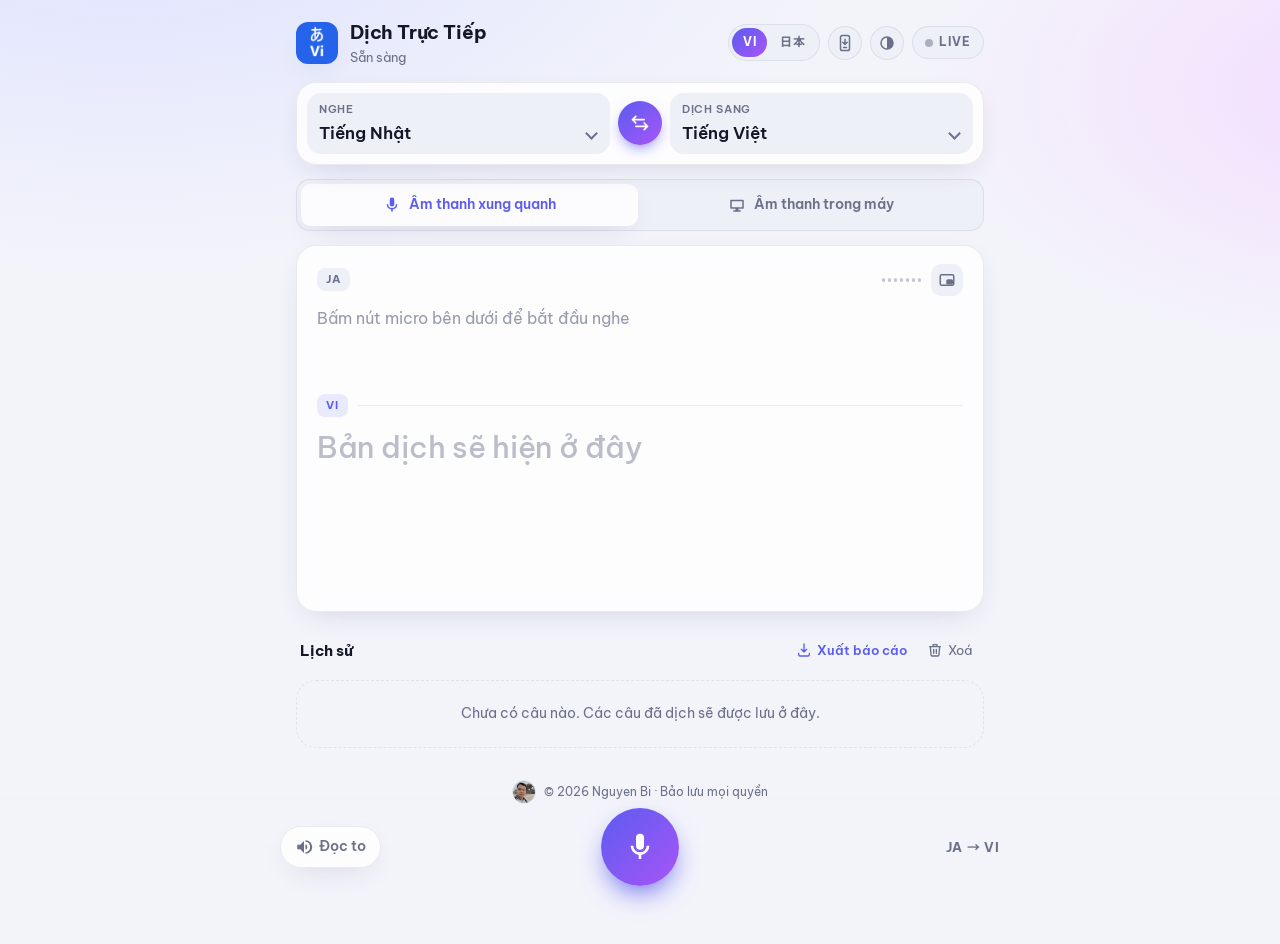
<file: index.html>
<!doctype html>
<html lang="vi">
<head>
  <meta charset="utf-8">
  <meta name="viewport" content="width=device-width, initial-scale=1, viewport-fit=cover">
  <title>Dịch Trực Tiếp</title>
  <meta name="theme-color" content="#0d0f1a">
  <meta name="apple-mobile-web-app-capable" content="yes">
  <meta name="apple-mobile-web-app-status-bar-style" content="black-translucent">
  <link rel="manifest" href="manifest.webmanifest">
  <link rel="icon" href="assets/icons/icon-192.png">
  <link rel="apple-touch-icon" href="assets/icons/icon-192.png">
  <link rel="preconnect" href="https://fonts.googleapis.com">
  <link rel="preconnect" href="https://fonts.gstatic.com" crossorigin>
  <link rel="stylesheet" href="https://fonts.googleapis.com/css2?family=Be+Vietnam+Pro:wght@400;500;600;700&family=Noto+Sans+JP:wght@400;500&display=swap">
  <link rel="stylesheet" href="assets/css/style.css">
  <script src="assets/js/theme-init.js"></script>
</head>
<body>
  <div class="app">
    <header class="top">
      <div class="brand">
        <img class="logo" src="assets/icons/icon-192.png" alt="">
        <div>
          <h1 data-i18n="title">Dịch Trực Tiếp</h1>
          <p id="status" class="status" role="status">Sẵn sàng</p>
        </div>
      </div>
      <div class="top-right">
        <div class="ui-lang" id="uiLang" role="group" data-i18n-aria="uiLang" aria-label="Ngôn ngữ giao diện">
          <button type="button" data-ui="vi">VI</button>
          <button type="button" data-ui="ja">日本</button>
        </div>
        <button type="button" id="installBtn" class="theme-btn" data-i18n-aria="install">
          <svg viewBox="0 0 24 24" width="18" height="18" aria-hidden="true"><g fill="none" stroke="currentColor" stroke-width="2" stroke-linecap="round" stroke-linejoin="round"><rect x="6" y="2" width="12" height="20" rx="2.5"/><path d="M12 7v7m0 0-3-3m3 3 3-3M10 18h4"/></g></svg>
        </button>
        <button type="button" id="theme" class="theme-btn">
          <svg class="i-auto" viewBox="0 0 24 24" width="18" height="18" aria-hidden="true"><circle cx="12" cy="12" r="8" fill="none" stroke="currentColor" stroke-width="2"/><path fill="currentColor" d="M12 4a8 8 0 0 1 0 16Z"/></svg>
          <svg class="i-light" viewBox="0 0 24 24" width="18" height="18" aria-hidden="true"><g fill="none" stroke="currentColor" stroke-width="2" stroke-linecap="round"><circle cx="12" cy="12" r="4"/><path d="M12 2v2M12 20v2M4.9 4.9l1.4 1.4M17.7 17.7l1.4 1.4M2 12h2M20 12h2M4.9 19.1l1.4-1.4M17.7 6.3l1.4-1.4"/></g></svg>
          <svg class="i-dark" viewBox="0 0 24 24" width="18" height="18" aria-hidden="true"><path fill="currentColor" d="M20.5 14.5A8.5 8.5 0 0 1 9.5 3.5a8.5 8.5 0 1 0 11 11Z"/></svg>
        </button>
        <span class="live-pill"><i></i><span>LIVE</span></span>
      </div>
    </header>

    <section class="card langs">
      <label class="lang">
        <span class="lang-k" data-i18n="listenLabel">Nghe</span>
        <select id="src" aria-label="Ngôn ngữ nghe"></select>
      </label>
      <button id="swap" class="swap" data-i18n-aria="swap" aria-label="Đổi chiều dịch">
        <svg viewBox="0 0 24 24" width="20" height="20" aria-hidden="true"><path fill="none" stroke="currentColor" stroke-width="2" stroke-linecap="round" stroke-linejoin="round" d="M7 4 3 8l4 4M3 8h14M17 20l4-4-4-4M21 16H7"/></svg>
      </button>
      <label class="lang">
        <span class="lang-k" data-i18n="toLabel">Dịch sang</span>
        <select id="dst" aria-label="Ngôn ngữ dịch"></select>
      </label>
    </section>

    <div class="seg" id="seg" role="group" data-i18n-aria="srcGroup" aria-label="Nguồn âm thanh">
      <button type="button" data-v="mic">
        <svg viewBox="0 0 24 24" width="18" height="18" aria-hidden="true"><path fill="currentColor" d="M12 14a3 3 0 0 0 3-3V5a3 3 0 0 0-6 0v6a3 3 0 0 0 3 3Zm5-3a5 5 0 0 1-10 0H5a7 7 0 0 0 6 6.92V21h2v-3.08A7 7 0 0 0 19 11h-2Z"/></svg>
        <span data-i18n="srcMic">Âm thanh xung quanh</span>
      </button>
      <button type="button" data-v="system">
        <svg viewBox="0 0 24 24" width="18" height="18" aria-hidden="true"><path fill="currentColor" d="M4 5h16a1 1 0 0 1 1 1v10a1 1 0 0 1-1 1h-6v2h3v2H7v-2h3v-2H4a1 1 0 0 1-1-1V6a1 1 0 0 1 1-1Zm1 2v8h14V7H5Z"/></svg>
        <span data-i18n="srcSys">Âm thanh trong máy</span>
      </button>
    </div>
    <select id="input" hidden>
      <option value="mic">mic</option>
      <option value="system">system</option>
    </select>

    <section id="live" class="card live" aria-live="polite">
      <div class="live-head">
        <span class="badge" id="srcCode">JA</span>
        <div class="live-tools">
          <div class="wave" aria-hidden="true"><i></i><i></i><i></i><i></i><i></i><i></i><i></i></div>
          <button type="button" id="pip" class="pip-btn" data-i18n-aria="pip" hidden>
            <svg viewBox="0 0 24 24" width="18" height="18" aria-hidden="true"><g fill="none" stroke="currentColor" stroke-width="2" stroke-linejoin="round"><rect x="3" y="5" width="18" height="14" rx="2"/><rect x="12" y="12" width="7" height="5" rx="1" fill="currentColor"/></g></svg>
          </button>
        </div>
      </div>
      <p id="liveSrc" class="live-src"></p>
      <div class="divider"><span class="badge accent" id="dstCode">VI</span></div>
      <p id="liveDst" class="live-dst"></p>
    </section>

    <div class="hist-head">
      <h2><span data-i18n="history">Lịch sử</span> <span id="count" class="count"></span></h2>
      <div class="hist-actions">
        <details class="drop" id="export">
          <summary class="ghost accent">
            <svg viewBox="0 0 24 24" width="16" height="16" aria-hidden="true"><path fill="none" stroke="currentColor" stroke-width="2" stroke-linecap="round" stroke-linejoin="round" d="M12 3v12m0 0-4-4m4 4 4-4M4 17v2a2 2 0 0 0 2 2h12a2 2 0 0 0 2-2v-2"/></svg>
            <span data-i18n="export">Xuất báo cáo</span>
          </summary>
          <div class="menu">
            <button type="button" data-fmt="html" data-i18n="expHtml">Báo cáo (HTML / in PDF)</button>
            <button type="button" data-fmt="csv" data-i18n="expCsv">Excel (CSV)</button>
            <button type="button" data-fmt="txt" data-i18n="expTxt">Văn bản (TXT)</button>
            <hr>
            <button type="button" id="aiRun" class="ai-item" data-i18n="expAi">✨ Báo cáo AI (tóm tắt)</button>
            <button type="button" id="aiSet" data-i18n="aiSettings">Cài đặt AI…</button>
          </div>
        </details>
        <details class="drop" id="clearMenu">
          <summary class="ghost">
            <svg viewBox="0 0 24 24" width="16" height="16" aria-hidden="true"><path fill="none" stroke="currentColor" stroke-width="2" stroke-linecap="round" stroke-linejoin="round" d="M4 7h16M10 11v6M14 11v6M5 7l1 12a2 2 0 0 0 2 2h8a2 2 0 0 0 2-2l1-12M9 7V4h6v3"/></svg>
            <span data-i18n="clear">Xoá</span>
          </summary>
          <div class="menu">
            <button type="button" data-hours="24" data-i18n="clear24h">24 giờ qua</button>
            <button type="button" data-hours="168" data-i18n="clear7d">7 ngày qua</button>
            <button type="button" data-hours="720" data-i18n="clear30d">30 ngày qua</button>
            <hr>
            <button type="button" data-hours="0" class="danger" data-i18n="clearAll">Tất cả</button>
          </div>
        </details>
      </div>
    </div>
    <ol id="history" class="history"></ol>

    <div class="credit">
      <img id="authorLogo" class="author-logo" alt="">
      <span id="credit"></span>
    </div>
  </div>

  <footer class="dock">
    <div class="dock-inner">
      <label class="chip">
        <input type="checkbox" id="tts">
        <svg viewBox="0 0 24 24" width="18" height="18" aria-hidden="true"><path fill="currentColor" d="M3 9v6h4l5 5V4L7 9H3Zm13.5 3A4.5 4.5 0 0 0 14 8v8a4.5 4.5 0 0 0 2.5-4Zm-2.5-9v2.06a7 7 0 0 1 0 13.88V21a9 9 0 0 0 0-18Z"/></svg>
        <span data-i18n="tts">Đọc to</span>
      </label>
      <button id="mic" class="mic" data-i18n-aria="mic" aria-label="Bắt đầu / dừng nghe">
        <svg class="i-mic" viewBox="0 0 24 24" width="32" height="32" aria-hidden="true"><path fill="currentColor" d="M12 14a3 3 0 0 0 3-3V5a3 3 0 0 0-6 0v6a3 3 0 0 0 3 3Zm5-3a5 5 0 0 1-10 0H5a7 7 0 0 0 6 6.92V21h2v-3.08A7 7 0 0 0 19 11h-2Z"/></svg>
        <svg class="i-stop" viewBox="0 0 24 24" width="28" height="28" aria-hidden="true"><rect x="6" y="6" width="12" height="12" rx="2.5" fill="currentColor"/></svg>
      </button>
      <span class="pair" id="pair">JA → VI</span>
    </div>
  </footer>

  <div id="toast" class="toast" role="status" aria-live="polite" hidden></div>

  <dialog id="installDlg" class="dlg">
    <h3 data-i18n="install">Cài app</h3>
    <p class="dlg-desc" data-i18n="iDesc"></p>
    <details class="inst" data-os="android">
      <summary data-i18n="iAndroid">Android</summary>
      <a id="apkLink" class="primary inst-btn" download data-i18n="iApk">Tải file APK</a>
      <ol>
        <li data-i18n="iAnd1"></li>
        <li data-i18n="iAnd2"></li>
      </ol>
    </details>
    <details class="inst" data-os="ios">
      <summary data-i18n="iIos">iPhone / iPad</summary>
      <ol>
        <li data-i18n="iIos1"></li>
        <li><span data-i18n="iIos2"></span>
          <svg class="ios-share" viewBox="0 0 24 24" width="18" height="18" aria-hidden="true"><g fill="none" stroke="currentColor" stroke-width="2" stroke-linecap="round" stroke-linejoin="round"><path d="M12 15V3m0 0L8 7m4-4 4 4"/><path d="M8 10H6a1 1 0 0 0-1 1v9a1 1 0 0 0 1 1h12a1 1 0 0 0 1-1v-9a1 1 0 0 0-1-1h-2"/></g></svg></li>
        <li data-i18n="iIos3"></li>
        <li data-i18n="iIos4"></li>
      </ol>
      <p class="dlg-note" data-i18n="iIosNote"></p>
    </details>
    <details class="inst" data-os="desktop">
      <summary data-i18n="iPc">Máy tính (Windows / Mac)</summary>
      <button type="button" id="pwaInstall" class="primary inst-btn" data-i18n="iPcBtn" hidden>Cài app</button>
      <p class="dlg-note" data-i18n="iPcSteps"></p>
    </details>
    <div class="dlg-actions">
      <span></span>
      <button type="button" id="installClose" class="ghost" data-i18n="dClose">Đóng</button>
    </div>
  </dialog>

  <dialog id="aiDlg" class="dlg">
    <form method="dialog">
      <h3 data-i18n="dTitle">Cài đặt báo cáo AI</h3>
      <p id="aiNeed" class="dlg-need" data-i18n="aiNeedKey" hidden></p>
      <p class="dlg-desc" data-i18n="dDesc"></p>
      <label class="field">
        <span data-i18n="dKey">Anthropic API key</span>
        <input id="aiKey" type="password" autocomplete="off" spellcheck="false" placeholder="sk-ant-…">
      </label>
      <label class="field">
        <span data-i18n="dModel">Model</span>
        <select id="aiModel">
          <option value="claude-opus-5-5">Claude Opus 5.5</option>
          <option value="claude-sonnet-5-5">Claude Sonnet 5.5</option>
          <option value="claude-haiku-5-5">Claude Haiku 5.5</option>
        </select>
      </label>
      <p id="aiChrome" class="dlg-note"></p>
      <button type="button" id="aiUseChrome" class="ghost accent dlg-chrome" data-i18n="dUseChrome" hidden>Dùng AI của Chrome (miễn phí)</button>
      <div class="dlg-actions">
        <button type="button" id="aiRemove" class="ghost" data-i18n="dRemove">Xoá key</button>
        <span></span>
        <button type="button" id="aiClose" class="ghost" data-i18n="dClose">Đóng</button>
        <button value="save" class="primary" data-i18n="dSave">Lưu</button>
      </div>
    </form>
  </dialog>

  <script src="assets/js/logo.js"></script>
  <script src="assets/js/config.js"></script>
  <script src="assets/js/i18n.js"></script>
  <script src="assets/js/app.js"></script>
  <script src="assets/js/report.js"></script>
  <script src="assets/js/ai-report.js"></script>
</body>
</html>
</file>
<file: assets/css/style.css>
:root {
  --bg: #f3f4fa;
  --bg-glow: radial-gradient(1200px 600px at 10% -10%, #dfe3ff 0%, transparent 60%),
             radial-gradient(900px 500px at 110% 10%, #f3dcff 0%, transparent 55%);
  --surface: rgba(255, 255, 255, .82);
  --surface-2: #eef0f8;
  --text: #141726;
  --muted: #6a7088;
  --border: rgba(20, 23, 38, .08);
  --accent: #5b5cf0;
  --accent-2: #a855f7;
  --accent-soft: rgba(91, 92, 240, .12);
  --danger: #ef4462;
  --shadow: 0 10px 30px -12px rgba(30, 35, 90, .18);
  --radius: 20px;
  color-scheme: light;
}
/* Dark theme: follows the device unless the theme button forces light (data-theme on <html>).
   The two dark blocks must stay identical. */
@media (prefers-color-scheme: dark) {
  :root:not([data-theme="light"]) {
    --bg: #0d0f1a;
    --bg-glow: radial-gradient(1000px 600px at 0% -10%, rgba(91, 92, 240, .28) 0%, transparent 60%),
               radial-gradient(800px 500px at 110% 0%, rgba(168, 85, 247, .18) 0%, transparent 55%);
    --surface: rgba(26, 29, 46, .78);
    --surface-2: #22263a;
    --text: #eef0fa;
    --muted: #949ab4;
    --border: rgba(255, 255, 255, .07);
    --accent: #8b8cff;
    --accent-2: #c084fc;
    --accent-soft: rgba(139, 140, 255, .14);
    --danger: #ff5c7a;
    --shadow: 0 14px 40px -16px rgba(0, 0, 0, .6);
    color-scheme: dark;
  }
}
:root[data-theme="dark"] {
  --bg: #0d0f1a;
  --bg-glow: radial-gradient(1000px 600px at 0% -10%, rgba(91, 92, 240, .28) 0%, transparent 60%),
             radial-gradient(800px 500px at 110% 0%, rgba(168, 85, 247, .18) 0%, transparent 55%);
  --surface: rgba(26, 29, 46, .78);
  --surface-2: #22263a;
  --text: #eef0fa;
  --muted: #949ab4;
  --border: rgba(255, 255, 255, .07);
  --accent: #8b8cff;
  --accent-2: #c084fc;
  --accent-soft: rgba(139, 140, 255, .14);
  --danger: #ff5c7a;
  --shadow: 0 14px 40px -16px rgba(0, 0, 0, .6);
  color-scheme: dark;
}

* { box-sizing: border-box; }
html { -webkit-text-size-adjust: 100%; }
body {
  margin: 0; min-height: 100vh;
  background: var(--bg-glow), var(--bg); background-attachment: fixed;
  color: var(--text);
  font: 16px/1.55 "Be Vietnam Pro", "Noto Sans JP", system-ui, -apple-system, "Segoe UI", sans-serif;
  -webkit-font-smoothing: antialiased;
}
button, select, input { font: inherit; color: inherit; }
button { cursor: pointer; -webkit-tap-highlight-color: transparent; }

.app {
  max-width: 720px; margin: 0 auto;
  padding: calc(env(safe-area-inset-top) + 18px) 16px 140px;
  display: flex; flex-direction: column; gap: 14px;
}
.card {
  background: var(--surface); border: 1px solid var(--border); border-radius: var(--radius);
  box-shadow: var(--shadow); backdrop-filter: blur(14px); -webkit-backdrop-filter: blur(14px);
}

/* Header */
.top { display: flex; align-items: center; justify-content: space-between; gap: 12px; }
.brand { display: flex; align-items: center; gap: 12px; min-width: 0; }
.logo { width: 42px; height: 42px; border-radius: 12px; box-shadow: var(--shadow); }
h1 { margin: 0; font-size: 19px; font-weight: 700; letter-spacing: -.01em; white-space: nowrap; overflow: hidden; text-overflow: ellipsis; }
.status { margin: 0; font-size: 13px; color: var(--muted); overflow: hidden; text-overflow: ellipsis; white-space: nowrap; }
.brand > div { min-width: 0; }
.top-right { display: flex; align-items: center; gap: 8px; flex-shrink: 0; }
.ui-lang {
  display: inline-flex; padding: 3px; border-radius: 99px; gap: 2px;
  background: var(--surface-2); border: 1px solid var(--border);
}
.ui-lang button {
  border: 0; background: transparent; color: var(--muted); padding: 5px 11px; border-radius: 99px;
  font-size: 12px; font-weight: 700; letter-spacing: .04em; transition: .2s;
}
.ui-lang button[aria-pressed="true"] { color: #fff; background: linear-gradient(135deg, var(--accent), var(--accent-2)); }
.theme-btn {
  width: 34px; height: 34px; border-radius: 50%; display: grid; place-items: center; flex-shrink: 0;
  border: 1px solid var(--border); background: var(--surface-2); color: var(--muted); transition: color .2s;
}
.theme-btn:hover { color: var(--accent); }
#theme svg { display: none; } /* only the icon of the current theme shows */
:root:not([data-theme]) #theme .i-auto,
:root[data-theme="light"] #theme .i-light,
:root[data-theme="dark"] #theme .i-dark { display: block; }
.live-pill {
  display: inline-flex; align-items: center; gap: 6px; padding: 6px 12px; border-radius: 99px;
  font-size: 12px; font-weight: 700; letter-spacing: .08em; color: var(--muted);
  background: var(--surface-2); border: 1px solid var(--border); transition: .25s;
}
.live-pill i { width: 8px; height: 8px; border-radius: 50%; background: currentColor; opacity: .5; }
.listening .live-pill { color: #fff; background: var(--danger); border-color: transparent; }
.listening .live-pill i { opacity: 1; animation: blink 1.2s infinite; }
@keyframes blink { 50% { opacity: .25; } }

/* Languages */
.langs { display: grid; grid-template-columns: 1fr auto 1fr; align-items: center; gap: 8px; padding: 10px; }
.lang {
  display: flex; flex-direction: column; gap: 2px; padding: 8px 12px; border-radius: 14px;
  background: var(--surface-2); min-width: 0; position: relative;
}
.lang-k { font-size: 11px; font-weight: 600; text-transform: uppercase; letter-spacing: .06em; color: var(--muted); }
.lang select {
  appearance: none; -webkit-appearance: none; border: 0; background: transparent; padding: 0 18px 0 0;
  font-size: 17px; font-weight: 600; width: 100%; outline: none; cursor: pointer;
}
.lang::after {
  content: ""; position: absolute; right: 14px; bottom: 16px; width: 7px; height: 7px;
  border-right: 2px solid var(--muted); border-bottom: 2px solid var(--muted); transform: rotate(45deg);
  pointer-events: none;
}
.lang select option { background: var(--surface-2); color: var(--text); }
.swap {
  width: 44px; height: 44px; border-radius: 50%; border: 0; display: grid; place-items: center;
  color: #fff; background: linear-gradient(135deg, var(--accent), var(--accent-2));
  box-shadow: 0 6px 16px -6px var(--accent); transition: transform .35s;
}
.swap:hover { transform: rotate(180deg); }

/* Source segmented control */
.seg {
  display: grid; grid-template-columns: 1fr 1fr; gap: 4px; padding: 4px; border-radius: 14px;
  background: var(--surface-2); border: 1px solid var(--border);
}
.seg.single { grid-template-columns: 1fr; }
.seg button {
  display: flex; align-items: center; justify-content: center; gap: 8px; padding: 10px 8px;
  border: 0; border-radius: 10px; background: transparent; color: var(--muted);
  font-size: 14px; font-weight: 600; transition: .2s;
}
.seg button[aria-pressed="true"] { background: var(--surface); color: var(--accent); box-shadow: var(--shadow); }

/* Live caption */
.live { padding: 18px 20px 22px; min-height: 230px; display: flex; flex-direction: column; }
.live-head { display: flex; align-items: center; justify-content: space-between; margin-bottom: 10px; }
.badge {
  font-size: 11px; font-weight: 700; letter-spacing: .08em; padding: 3px 9px; border-radius: 8px;
  background: var(--surface-2); color: var(--muted);
}
.badge.accent { background: var(--accent-soft); color: var(--accent); }
/* Fixed heights so long meeting sentences don't resize the card and push the history around;
   app.js keeps each box scrolled to its newest line. */
.live-src, .live-dst { overflow-y: auto; scrollbar-width: none; overscroll-behavior: contain; }
.live-src::-webkit-scrollbar, .live-dst::-webkit-scrollbar { display: none; }
.live-src { margin: 0; color: var(--muted); font-size: 16px; height: calc(1.55em * 3); }
.live-src:empty::before { content: attr(data-ph); opacity: .7; }
.listening .live-src:empty::before { content: attr(data-ph-listen); }
.divider { display: flex; align-items: center; gap: 10px; margin: 14px 0 10px; }
.divider::after { content: ""; flex: 1; height: 1px; background: var(--border); }
.live-dst {
  margin: 0; font-size: clamp(22px, 5.2vw, 30px); font-weight: 600; line-height: 1.35; letter-spacing: -.01em;
  height: calc(1.35em * 4);
}
.live-dst:empty::before { content: attr(data-ph); color: var(--muted); opacity: .45; font-weight: 500; }

/* Sound wave */
.wave { display: flex; align-items: center; gap: 3px; height: 22px; }
.wave i {
  width: 3px; height: 4px; border-radius: 3px; background: var(--muted); opacity: .4;
  transition: height .2s, background .2s, opacity .2s;
}
.listening .wave i { background: linear-gradient(var(--accent), var(--accent-2)); opacity: 1; animation: wave 1.1s ease-in-out infinite; }
.listening .wave i:nth-child(2) { animation-delay: -.9s; }
.listening .wave i:nth-child(3) { animation-delay: -.7s; }
.listening .wave i:nth-child(4) { animation-delay: -.5s; }
.listening .wave i:nth-child(5) { animation-delay: -.3s; }
.listening .wave i:nth-child(6) { animation-delay: -.6s; }
.listening .wave i:nth-child(7) { animation-delay: -.2s; }
@keyframes wave { 0%, 100% { height: 4px; } 50% { height: 10px; } }
.hearing .wave i { animation-name: wave-hi; animation-duration: .6s; }
@keyframes wave-hi { 0%, 100% { height: 5px; } 50% { height: 22px; } }

/* History */
.hist-head { display: flex; align-items: center; justify-content: space-between; margin-top: 8px; padding: 0 4px; }
h2 { margin: 0; font-size: 15px; font-weight: 700; }
.count { color: var(--muted); font-weight: 500; }
.ghost { border: 0; background: none; color: var(--muted); font-size: 13px; padding: 6px 8px; border-radius: 8px; }
.ghost:hover { background: var(--surface-2); color: var(--danger); }
.hist-actions { display: flex; align-items: center; gap: 4px; }
.ghost.accent { color: var(--accent); font-weight: 600; }
.drop { position: relative; }
.drop summary { list-style: none; display: inline-flex; align-items: center; gap: 5px; cursor: pointer; user-select: none; }
.drop summary::-webkit-details-marker { display: none; }
.drop .menu {
  position: absolute; right: 0; top: calc(100% + 6px); z-index: 20; min-width: 220px; padding: 6px;
  background: var(--surface-2); border: 1px solid var(--border); border-radius: 14px; box-shadow: var(--shadow);
  display: flex; flex-direction: column;
}
.drop .menu button {
  border: 0; background: none; text-align: left; padding: 10px 12px; border-radius: 10px; font-size: 14px;
}
.drop .menu button:hover { background: var(--accent-soft); color: var(--accent); }
.drop .menu hr { width: 100%; margin: 4px 0; border: 0; border-top: 1px solid var(--border); }
.drop .menu .ai-item { color: var(--accent); font-weight: 600; }
.drop .menu .danger, .drop .menu .danger:hover { color: var(--danger); }
#clearMenu .menu { min-width: 170px; }

/* AI settings dialog */
.dlg {
  width: min(440px, calc(100vw - 32px)); padding: 22px; border: 1px solid var(--border); border-radius: var(--radius);
  background: var(--bg); color: var(--text); box-shadow: var(--shadow);
}
.dlg::backdrop { background: rgba(10, 12, 24, .45); backdrop-filter: blur(3px); }
.dlg h3 { margin: 0 0 6px; font-size: 18px; }
.dlg-desc, .dlg-note { margin: 0 0 14px; font-size: 13px; color: var(--muted); }
.field { display: flex; flex-direction: column; gap: 4px; margin-bottom: 12px; font-size: 13px; font-weight: 600; color: var(--muted); }
.field input, .field select {
  padding: 10px 12px; border: 1px solid var(--border); border-radius: 12px; background: var(--surface-2); font-size: 15px; font-weight: 400;
}
.field input:focus, .field select:focus { outline: 2px solid var(--accent); outline-offset: 1px; }
.dlg-need {
  margin: 0 0 12px; padding: 10px 12px; border-radius: 12px; font-size: 13px; font-weight: 600;
  background: var(--accent-soft); color: var(--accent);
}
.dlg-chrome { display: block; width: 100%; margin: -6px 0 14px; padding: 10px; font-size: 14px; background: var(--accent-soft); border-radius: 12px; }
.dlg-chrome:hover { color: var(--accent); }
.dlg-chrome[hidden] { display: none; }
.dlg-actions { display: flex; align-items: center; gap: 6px; }

/* Toast: progress and errors that don't fit in the status line */
.toast {
  position: fixed; left: 50%; top: calc(env(safe-area-inset-top) + 14px); transform: translateX(-50%); z-index: 50;
  width: max-content; max-width: calc(100vw - 32px); padding: 10px 16px; border-radius: 14px;
  background: var(--surface-2); color: var(--text); border: 1px solid var(--border); box-shadow: var(--shadow);
  font-size: 14px; font-weight: 500;
}
.toast[hidden] { display: none; }

/* Install app dialog */
.theme-btn[hidden], .inst-btn[hidden] { display: none; }
.inst { border: 1px solid var(--border); border-radius: 14px; margin-bottom: 10px; background: var(--surface); }
.inst summary { padding: 12px 14px; font-weight: 700; cursor: pointer; }
.inst[open] summary { color: var(--accent); }
.inst ol { margin: 0; padding: 0 16px 12px 34px; font-size: 14px; }
.inst li { margin: 4px 0; }
.inst .dlg-note { margin: 0; padding: 0 14px 12px; }
.inst-btn { display: block; margin: 0 14px 10px; text-align: center; text-decoration: none; }
.ios-share { vertical-align: -3px; margin-left: 4px; color: var(--accent); }
.dlg-actions span { flex: 1; }
.primary {
  border: 0; border-radius: 99px; padding: 9px 20px; font-weight: 600; color: #fff;
  background: linear-gradient(135deg, var(--accent), var(--accent-2));
}
.credit {
  display: flex; align-items: center; justify-content: center; gap: 8px; margin-top: 18px;
  font-size: 12px; color: var(--muted);
}
.author-logo { width: 24px; height: 24px; border-radius: 50%; object-fit: cover; border: 1px solid var(--border); }
.history { list-style: none; margin: 0; padding: 0; display: flex; flex-direction: column; gap: 10px; }
.history:empty::before {
  content: attr(data-empty);
  display: block; padding: 22px; text-align: center; font-size: 14px; color: var(--muted);
  border: 1.5px dashed var(--border); border-radius: var(--radius);
}
.history li {
  background: var(--surface); border: 1px solid var(--border); border-radius: 16px; padding: 12px 14px;
  animation: in .35s ease-out;
}
@keyframes in { from { opacity: 0; transform: translateY(-6px); } }
.h-meta { display: flex; align-items: center; justify-content: space-between; margin-bottom: 4px; }
.h-meta time { font-size: 12px; color: var(--muted); font-variant-numeric: tabular-nums; }
.copy { border: 0; background: var(--surface-2); color: var(--muted); font-size: 12px; padding: 3px 10px; border-radius: 8px; }
.copy:hover { color: var(--accent); }
.history .o { margin: 0; color: var(--muted); font-size: 14px; }
.history .t { margin: 2px 0 0; font-size: 17px; font-weight: 500; }

/* Dock */
.dock {
  position: fixed; left: 0; right: 0; bottom: 0; z-index: 10;
  padding: 12px 16px calc(env(safe-area-inset-bottom) + 14px);
  background: linear-gradient(to top, var(--bg) 55%, transparent);
}
.dock-inner { max-width: 720px; margin: 0 auto; display: grid; grid-template-columns: 1fr auto 1fr; align-items: center; }
.chip {
  justify-self: start; display: inline-flex; align-items: center; gap: 6px; padding: 9px 14px; border-radius: 99px;
  background: var(--surface); border: 1px solid var(--border); box-shadow: var(--shadow);
  font-size: 14px; font-weight: 600; color: var(--muted); cursor: pointer; user-select: none; transition: .2s;
}
.chip input { position: absolute; opacity: 0; pointer-events: none; }
.chip:has(input:checked) { color: var(--accent); background: var(--accent-soft); border-color: transparent; }
.chip:has(input:focus-visible) { outline: 2px solid var(--accent); outline-offset: 2px; }
.pair { justify-self: end; font-size: 13px; font-weight: 700; letter-spacing: .06em; color: var(--muted); }

.mic {
  position: relative; width: 78px; height: 78px; border-radius: 50%; border: 0; color: #fff;
  display: grid; place-items: center;
  background: linear-gradient(135deg, var(--accent), var(--accent-2));
  box-shadow: 0 12px 28px -8px var(--accent); transition: transform .15s, background .3s;
}
.mic:active { transform: scale(.94); }
.mic .i-stop { display: none; }
.listening .mic { background: linear-gradient(135deg, #ff5c7a, #f43f5e); box-shadow: 0 12px 28px -8px #f43f5e; }
.listening .mic .i-mic { display: none; }
.listening .mic .i-stop { display: block; }
.mic::before, .mic::after {
  content: ""; position: absolute; inset: 0; border-radius: 50%; border: 2px solid #f43f5e; opacity: 0; pointer-events: none;
}
.listening .mic::before { animation: ring 1.8s ease-out infinite; }
.listening .mic::after { animation: ring 1.8s ease-out .9s infinite; }
@keyframes ring { from { transform: scale(1); opacity: .6; } to { transform: scale(1.7); opacity: 0; } }

/* Floating caption window (Document Picture-in-Picture): the live card fills the small window */
.live-tools { display: flex; align-items: center; gap: 10px; }
.pip-btn {
  width: 32px; height: 32px; border-radius: 10px; display: grid; place-items: center;
  border: 0; background: var(--surface-2); color: var(--muted);
}
.pip-btn:hover { color: var(--accent); }
.pip-btn[hidden] { display: none; }
body.pip { min-height: 0; padding: 8px; overflow: hidden; }
body.pip .live { height: calc(100vh - 16px); min-height: 0; margin: 0; padding: 12px 16px 14px; }
body.pip .live-src { height: auto; max-height: calc(1.55em * 2); flex-shrink: 0; }
body.pip .divider { margin: 8px 0 6px; }
body.pip .live-dst { height: auto; flex: 1; min-height: 0; font-size: clamp(18px, 6.5vw, 34px); }

@media (max-width: 420px) {
  .live-pill { display: none; } /* the red mic button already shows it; room for the header buttons */
  .logo { width: 38px; height: 38px; }
  .brand { gap: 10px; }
  h1 { font-size: 17px; }
  .top-right { gap: 6px; }
  .theme-btn { width: 30px; height: 30px; }
  .ui-lang button { padding: 5px 9px; }
  .langs { gap: 6px; padding: 8px; }
  .lang { padding: 8px 10px; }
  .lang select { font-size: 15px; padding-right: 14px; }
  .lang::after { right: 10px; }
  .swap { width: 38px; height: 38px; }
  .seg button { font-size: 13px; gap: 6px; }
  .chip span { display: none; }
}
@media (prefers-reduced-motion: reduce) {
  *, *::before, *::after { animation: none !important; transition: none !important; }
}
</file>
